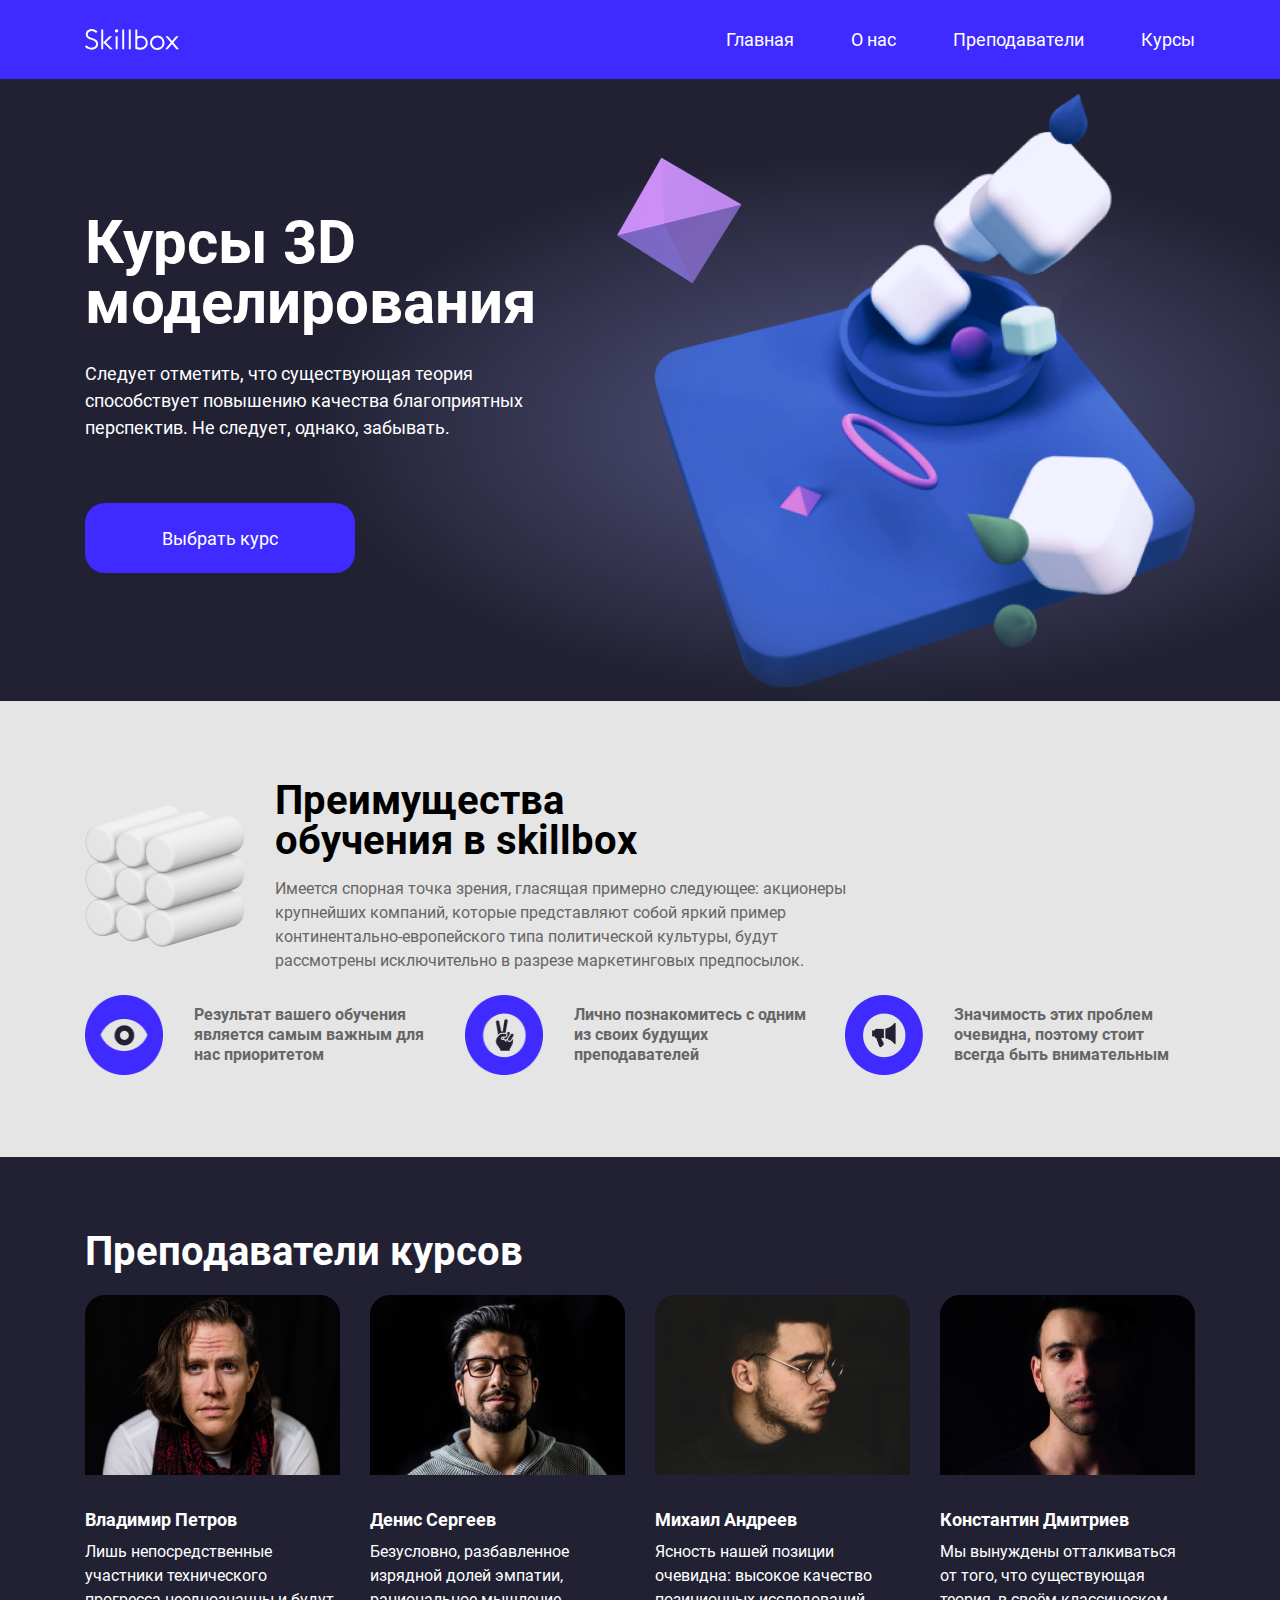
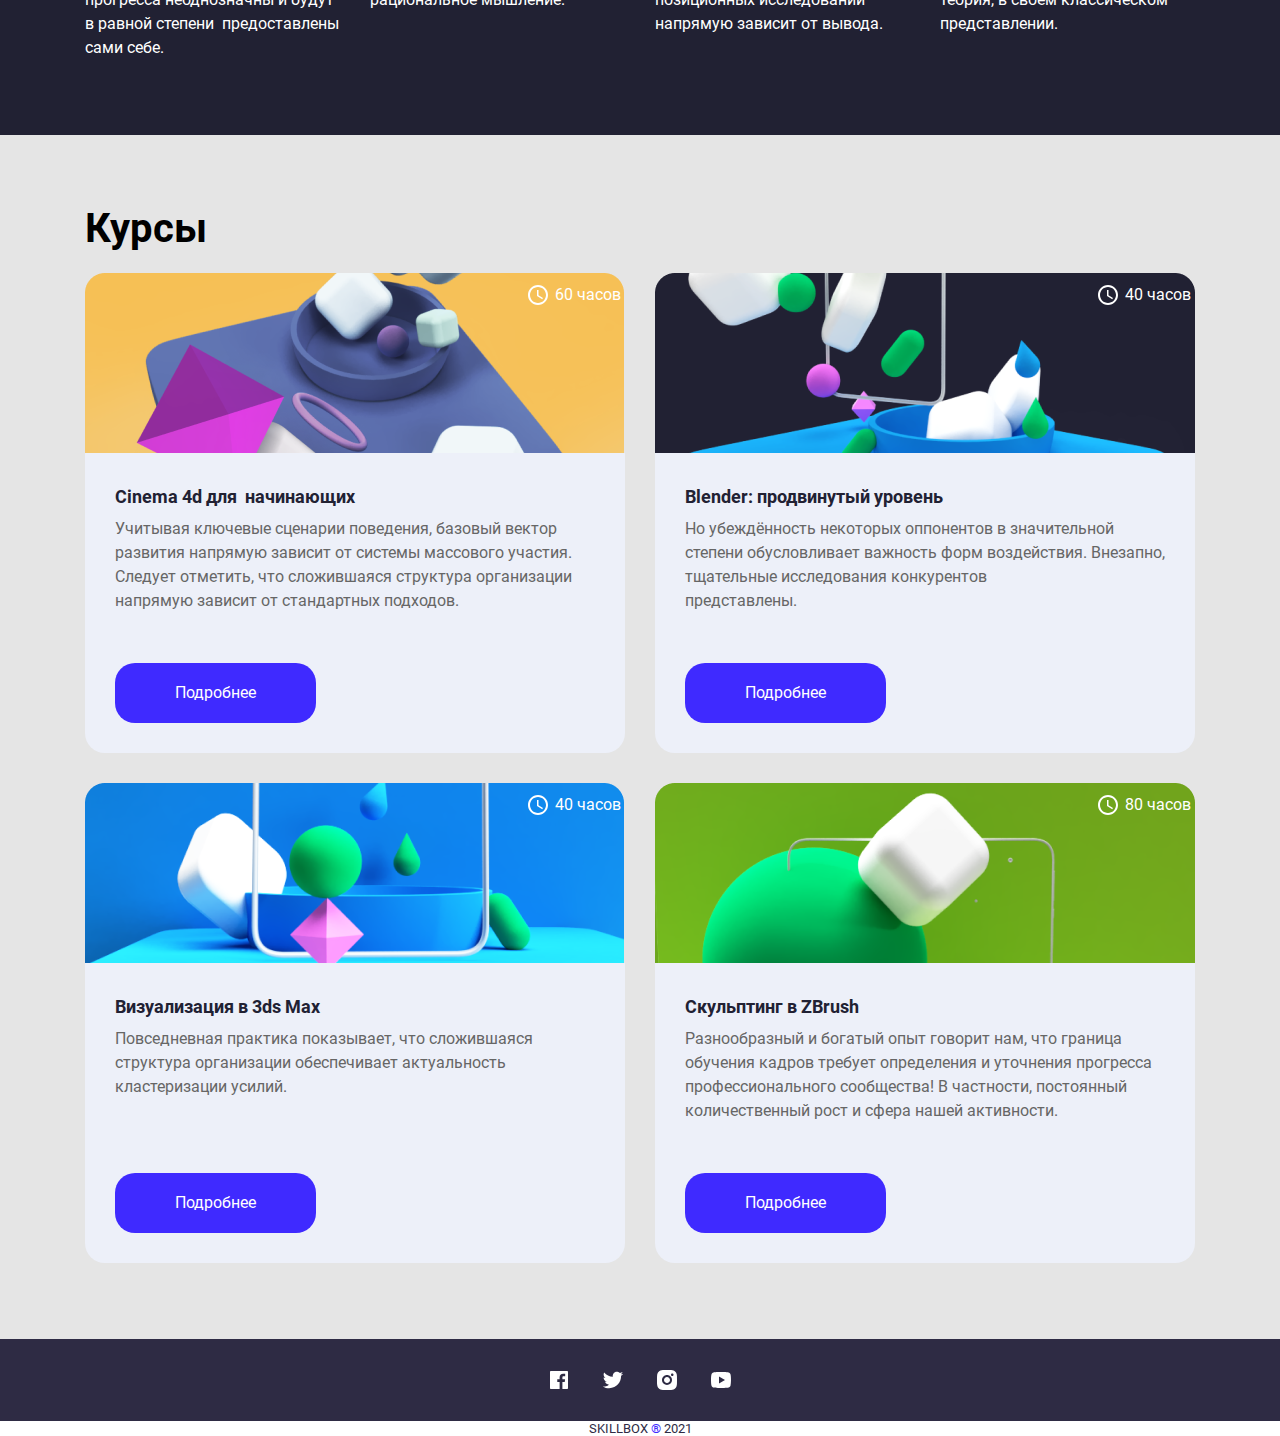
<file: index.html>
<!DOCTYPE html>
<html lang="ru">
  <head>
    <meta charset="utf-8" />
    <meta name="viewport" content="width=device-width, initial-scale=1.0" />
    <title>Skillbox</title>
    <link rel="stylesheet" href="css/normalize.css" />
    <link rel="stylesheet" href="css/bootstrap-grid.min2.css" />
    <link rel="stylesheet" href="css/style.css" />
  </head>

  <body>
    <header class="header">
      <div class="container">
        <div class="row flex align-items-center">
          <div class="col-6 col-md-3 col-sm-12 col-12">
            <a href="#" class="logo header__logo">
              <img src="img/skillbox-black1.svg" alt="Логотип" />
            </a>
          </div>
          <nav class="nav header__nav col-6 col-md-9 col-sm-12 col-12">
            <ul class="list-reset nav__list flex">
              <li class="nav__item">
                <a href="#" class="nav__link">Главная</a>
              </li>
              <li class="nav__item"><a href="#" class="nav__link">О нас</a></li>
              <li class="nav__item">
                <a href="#" class="nav__link">Преподаватели</a>
              </li>
              <li class="nav__item"><a href="#" class="nav__link">Курсы</a></li>
            </ul>
          </nav>
        </div>
      </div>
    </header>
    <main class="main">
      <section class="hero">
        <div class="container">
          <div class="row">
            <div class="col-lg-5 col-md-6">
              <div class="hero__content">
                <h1 class="title">Курсы 3D моделирования</h1>
                <p class="descr hero__descr">
                  Следует отметить, что существующая теория способствует
                  повышению качества благоприятных перспектив. Не&nbsp;следует,
                  однако, забывать.
                </p>
                <a href="#" class="hero__link" target="_blank">Выбрать курс</a>
              </div>
            </div>
            <div class="col-lg-7 col-md-6 flex justify-content-end">
              <!-- <img src="img/Group95.png" alt="" aria-hidden="true" /> -->
              <picture class="hero_picture">
                <source media="(max-width: 768px)" srcset="img/hero_img_min.png" type="image/png">
                <img src="img/Group95.png" alt="Логотип" />
              </picture>
            </div>
          </div>
        </div>
      </section>
      <section class="benefit">
        <div class="container">
          <div class="row">
            <div class="col-lg-2 col-md-4 col-sm-4 flex benefit__icon">
              <picture>
               <source  media="(max-width: 768px)" srcset="img/benefit_min.png" type="image/png">
               <source  media="(max-width: 576px)" srcset="img/benefit_min2.png" type="image/png">
              <img src="img/Vectarytexture.png" alt="" aria-hidden="true" />
            </picture>
            </div>
            <div class="col-lg-10 col-md-8 col-sm-8">
              <h3 class="second-title benefit__title">Преимущества обучения в&nbsp;skillbox</h3>
              <p class="benefit-descr">
                Имеется спорная точка зрения, гласящая примерно следующее:
                акционеры крупнейших компаний, которые представляют собой
                яркий пример
                континентально-европейского типа политической культуры, будут рассмотрены
                исключительно в&nbsp;разрезе маркетинговых предпосылок.
              </p>
            </div>
          </div>
          <ul class="row">
            <li class="col-lg-4 col-md-4 col-sm-4 col-12">
              <p class="benefit-item benefit-item--1 benefit-descr deskr">
                Результат вашего обучения является самым важным для нас
                приоритетом
              </p>
            </li>
            <li class="col-lg-4 col-md-4 col-sm-4 col-12">
              <p class="benefit-item benefit-item--2 benefit-descr deskr">
                Лично познакомитесь с&nbsp;одним из&nbsp;своих будущих
                преподавателей
              </p>
            </li>
            <li class="col-lg-4 col-md-4 col-sm-4 col-12">
              <p class="benefit-item benefit-item--3 benefit-descr deskr">
                Значимость этих проблем очевидна, поэтому стоит всегда быть
                внимательным
              </p>
            </li>
          </ul>
        </div>
      </section>
      <section class="teacher">
        <div class="container">
          <h2 class="teacher-title">Преподаватели курсов</h2>
          <ul class="list-reset row teacher__list">
            <li class="col-lg-3 col-md-6 col-sm-6 teacher-item flex">
              <picture class="teacher-item__image">
                <source media="(max-width: 450px)" srcset="img/teacher_min450_1.png" type="image/png">
                <source media="(max-width: 576px)" srcset="img/teacher_sm1.png" type="image/png">
                <source media="(max-width: 768px)" srcset="img/teacher1.png" type="image/png">
                <img class="w100p" src="img/taecher_1.png" alt="Логотип" />
              </picture>
              <h3 class="teacher-item__title">Владимир Петров</h3>
              <p class="descr teacher-item__descr">
                Лишь непосредственные участники технического прогресса
                неоднозначны и&nbsp;будут в&nbsp;равной степени&nbsp; предоставлены сами себе.
              </p>
            </li>
            <li class="col-lg-3 col-md-6 col-sm-6 teacher-item flex">
              <picture class="teacher-item__image">
                <source media="(max-width: 450px)" srcset="img/teacher_min450_2.png" type="image/png">
                <source media="(max-width: 576px)" srcset="img/teacher_sm2.png" type="image/png">
                <source media="(max-width: 768px)" srcset="img/teacher2.png" type="image/png">
                <img class="w100p" src="img/teacher_2.png" alt="Логотип" />
              </picture>
              <h3 class="teacher-item__title">Денис Сергеев</h3>
              <p class="descr teacher-item__descr">
                Безусловно, разбавленное изрядной долей эмпатии, рациональное
                мышление.
              </p>
            </li>
            <li class="col-lg-3 col-md-6 col-sm-6 teacher-item flex">
              <picture class="teacher-item__image">
                <source media="(max-width: 450px)" srcset="img/teacher_min450_3.png" type="image/png">
                <source media="(max-width: 576px)" srcset="img/teacher_sm3.png" type="image/png">
                <source media="(max-width: 768px)" srcset="img/teacher3.png" type="image/png">
                <img class="w100p" src="img/taecher_3.png" alt="Логотип" />
              </picture>
              <h3 class="teacher-item__title">Михаил Андреев</h3>
              <p class="descr teacher-item__descr">
                Ясность нашей позиции очевидна: высокое качество позиционных
                исследований напрямую зависит от&nbsp;вывода.
              </p>
            </li>
            <li class="col-lg-3 col-md-6 col-sm-6 teacher-item flex">
              <picture class="teacher-item__image">
                <source media="(max-width: 450px)" srcset="img/teacher_min450_4.png" type="image/png">
                <source media="(max-width: 576px)" srcset="img/teacher_sm4.png" type="image/png">
                <source media="(max-width: 768px)" srcset="img/teacher4.png" type="image/png">
                <img class="w100p" src="img/taecher_4.png" alt="Логотип" />
              </picture>
              <h3 class="teacher-item__title">Константин Дмитриев</h3>
              <p class="descr teacher-item__descr">
                Мы&nbsp;вынуждены отталкиваться от&nbsp;того, что существующая
                теория, в&nbsp;своём классическом представлении.
              </p>
            </li>
          </ul>
        </div>
      </section>
      <section class="courses">
        <div class="container">
          <h2 class="second-title benefit__title">Курсы</h2>
          <div class="row">
            <ul class="list-reset row courses__list">
              <li class="col-lg-6 col-md-6 col-sm-6">
                <div class="courses-item flex">
                  <div class="courses-item__time">
                    <svg
                      width="24"
                      height="24"
                      viewBox="0 0 24 24"
                      fill="none"
                      xmlns="http://www.w3.org/2000/svg"
                    >
                      <g clip-path="url(#clip0_51_89)">
                        <path
                          d="M11.99 2C6.47 2 2 6.48 2 12C2 17.52 6.47 22 11.99 22C17.52 22 22 17.52 22 12C22 6.48 17.52 2 11.99 2ZM12 20C7.58 20 4 16.42 4 12C4 7.58 7.58 4 12 4C16.42 4 20 7.58 20 12C20 16.42 16.42 20 12 20Z"
                          fill="white"
                        />
                        <path
                          d="M12.5 7H11V13L16.25 16.15L17 14.92L12.5 12.25V7Z"
                          fill="white"
                        />
                      </g>
                      <defs>
                        <clipPath id="clip0_51_89">
                          <rect width="24" height="24" fill="white" />
                        </clipPath>
                      </defs>
                    </svg>

                    <p>60 часов</p>
                  </div>
                  <picture class="courses-item__image">
                    <source media="(max-width: 450px)" srcset="img/courses_450_1.png" type="image/png">
                    <source media="(max-width: 576px)" srcset="img/courses_576_1.png" type="image/png">
                    <source media="(max-width: 768px)" srcset="img/courses_min1.png" type="image/png">
                    <img src="img/courses_1.png" alt="Логотип" />
                  </picture>
                  <div class="courses__ot">
                    <h3 class="courses-item__title">
                      Cinema 4d&nbsp;для&nbsp; начинающих
                    </h3>
                    <p class="courses-item__descr">
                      Учитывая ключевые сценарии поведения, базовый вектор развития
                      напрямую зависит от&nbsp;системы массового участия. Следует
                      отметить, что сложившаяся структура организации напрямую
                      зависит от&nbsp;стандартных подходов.
                    </p>
                    <a href="#" class="courses__link" target="_blank">Подробнее</a>
                  </div>
                </div>
              </li>
              <li class="col-lg-6 col-md-6 col-sm-6">
                <div class="courses-item flex">
                <div class="courses-item__time">
                  <svg
                    width="24"
                    height="24"
                    viewBox="0 0 24 24"
                    fill="none"
                    xmlns="http://www.w3.org/2000/svg"
                  >
                    <g clip-path="url(#clip0_51_89)">
                      <path
                        d="M11.99 2C6.47 2 2 6.48 2 12C2 17.52 6.47 22 11.99 22C17.52 22 22 17.52 22 12C22 6.48 17.52 2 11.99 2ZM12 20C7.58 20 4 16.42 4 12C4 7.58 7.58 4 12 4C16.42 4 20 7.58 20 12C20 16.42 16.42 20 12 20Z"
                        fill="white"
                      />
                      <path
                        d="M12.5 7H11V13L16.25 16.15L17 14.92L12.5 12.25V7Z"
                        fill="white"
                      />
                    </g>
                    <defs>
                      <clipPath id="clip0_51_89">
                        <rect width="24" height="24" fill="white" />
                      </clipPath>
                    </defs>
                  </svg>

                  <p>40 часов</p>
                </div>
                <picture class="courses-item__image">
                  <source media="(max-width: 450px)" srcset="img/courses_450_2.png" type="image/png">
                  <source media="(max-width: 576px)" srcset="img/courses_576_2.png" type="image/png">
                  <source media="(max-width: 768px)" srcset="img/courses_min2.png" type="image/png">
                  <img src="img/courses_2.png" alt="Логотип" />
                </picture>
                <div class="courses__ot">
                  <h3 class="courses-item__title">
                    Blender: продвинутый&nbsp;уровень
                  </h3>
                  <p class="courses-item__descr">
                    Но&nbsp;убеждённость некоторых оппонентов в&nbsp;значительной
                    степени обусловливает важность форм воздействия. Внезапно,
                    тщательные исследования конкурентов<br />
                    представлены.
                  </p>
                  <a href="#" class="courses__link" target="_blank">Подробнее</a>
                </div>
              </div>
              </li>
              <li class="col-lg-6 col-md-6 col-sm-6 flex">
                <div class="courses-item flex">
                <div class="courses-item__time">
                  <svg
                    width="24"
                    height="24"
                    viewBox="0 0 24 24"
                    fill="none"
                    xmlns="http://www.w3.org/2000/svg"
                  >
                    <g clip-path="url(#clip0_51_89)">
                      <path
                        d="M11.99 2C6.47 2 2 6.48 2 12C2 17.52 6.47 22 11.99 22C17.52 22 22 17.52 22 12C22 6.48 17.52 2 11.99 2ZM12 20C7.58 20 4 16.42 4 12C4 7.58 7.58 4 12 4C16.42 4 20 7.58 20 12C20 16.42 16.42 20 12 20Z"
                        fill="white"
                      />
                      <path
                        d="M12.5 7H11V13L16.25 16.15L17 14.92L12.5 12.25V7Z"
                        fill="white"
                      />
                    </g>
                    <defs>
                      <clipPath id="clip0_51_89">
                        <rect width="24" height="24" fill="white" />
                      </clipPath>
                    </defs>
                  </svg>

                  <p>40 часов</p>
                </div>
                <picture class="courses-item__image">
                  <source media="(max-width: 450px)" srcset="img/courses_450_3.png" type="image/png">
                  <source media="(max-width: 576px)" srcset="img/courses_576_3.png" type="image/png">
                  <source media="(max-width: 768px)" srcset="img/courses_min3.png" type="image/png">
                  <img src="img/courses_3.png" alt="Логотип" />
                </picture>
                <div class="courses__ot">
                  <h3 class="courses-item__title">Визуализация в&nbsp;3ds Max</h3>
                  <p class="courses-item__descr">
                    Повседневная практика показывает, что сложившаяся структура
                    организации обеспечивает актуальность
                    <br />кластеризации усилий.
                  </p>
                  <a href="#" class="courses__link" target="_blank">Подробнее</a>
                </div>
              </div>
              </li>
              <li class="col-lg-6 col-md-6 col-sm-6 flex">
                <div class="courses-item flex">
                <div class="courses-item__time">
                  <svg
                    width="24"
                    height="24"
                    viewBox="0 0 24 24"
                    fill="none"
                    xmlns="http://www.w3.org/2000/svg"
                  >
                    <g clip-path="url(#clip0_51_89)">
                      <path
                        d="M11.99 2C6.47 2 2 6.48 2 12C2 17.52 6.47 22 11.99 22C17.52 22 22 17.52 22 12C22 6.48 17.52 2 11.99 2ZM12 20C7.58 20 4 16.42 4 12C4 7.58 7.58 4 12 4C16.42 4 20 7.58 20 12C20 16.42 16.42 20 12 20Z"
                        fill="white"
                      />
                      <path
                        d="M12.5 7H11V13L16.25 16.15L17 14.92L12.5 12.25V7Z"
                        fill="white"
                      />
                    </g>
                    <defs>
                      <clipPath id="clip0_51_89">
                        <rect width="24" height="24" fill="white" />
                      </clipPath>
                    </defs>
                  </svg>

                  <p>80 часов</p>
                </div>
                <picture class="courses-item__image">
                  <source media="(max-width: 450px)" srcset="img/courses_450_4.png" type="image/png">
                  <source media="(max-width: 576px)" srcset="img/courses_576_4.png" type="image/png">
                  <source media="(max-width: 768px)" srcset="img/courses_min4.png" type="image/png">
                  <img src="img/courses_4.png" alt="Логотип" />
                </picture>
                <div class="courses__ot">
                  <h3 class="courses-item__title">Скульптинг в ZBrush</h3>
                  <p class="courses-item__descr">
                    Разнообразный и&nbsp;богатый опыт говорит нам, что граница
                    обучения кадров требует определения и&nbsp;уточнения прогресса
                    профессионального сообщества! В&nbsp;частности, постоянный
                    количественный рост и&nbsp;сфера нашей активности.
                  </p>
                  <a href="#" class="courses__link" target="_blank">Подробнее</a>
                </div>
              </div>
              </li>
            </ul>
          </div>
        </div>
      </section>
    </main>
    <footer class="footer">
      <div class="footer__top">
        <div class="container">
          <div class="row">
            <div class="col-lg-12 justify-content-end flex">
              <ul class="list-reset social">
                <li class="social__item">
                  <a href="#" class="social__link">
                    <svg
                      width="24"
                      height="24"
                      viewBox="0 0 24 24"
                      fill="none"
                      xmlns="http://www.w3.org/2000/svg"
                    >
                      <g clip-path="url(#clip0_51_12)">
                        <path
                          d="M15.402 21V14.034H17.735L18.084 11.326H15.402V9.598C15.402 8.814 15.62 8.279 16.744 8.279H18.178V5.857C17.4838 5.78334 16.7861 5.74762 16.088 5.75C14.021 5.75 12.606 7.012 12.606 9.33V11.326H10.268V14.034H12.606V21H4C3.73478 21 3.48043 20.8946 3.29289 20.7071C3.10536 20.5196 3 20.2652 3 20V4C3 3.73478 3.10536 3.48043 3.29289 3.29289C3.48043 3.10536 3.73478 3 4 3H20C20.2652 3 20.5196 3.10536 20.7071 3.29289C20.8946 3.48043 21 3.73478 21 4V20C21 20.2652 20.8946 20.5196 20.7071 20.7071C20.5196 20.8946 20.2652 21 20 21H15.402Z"
                          fill="white"
                        />
                      </g>
                      <defs>
                        <clipPath id="clip0_51_12">
                          <rect width="24" height="24" fill="white" />
                        </clipPath>
                      </defs>
                    </svg>
                  </a>
                </li>
                <li class="social__item">
                  <a href="#" class="social__link">
                    <svg
                      width="24"
                      height="24"
                      viewBox="0 0 24 24"
                      fill="none"
                      xmlns="http://www.w3.org/2000/svg"
                    >
                      <g clip-path="url(#clip0_51_15)">
                        <path
                          d="M22.1621 5.65593C21.3986 5.99362 20.589 6.2154 19.7601 6.31393C20.6338 5.79136 21.2878 4.96894 21.6001 3.99993C20.7801 4.48793 19.8811 4.82993 18.9441 5.01493C18.3147 4.34151 17.4804 3.89489 16.571 3.74451C15.6616 3.59413 14.728 3.74842 13.9153 4.18338C13.1026 4.61834 12.4564 5.30961 12.0772 6.14972C11.6979 6.98983 11.6068 7.93171 11.8181 8.82893C10.1552 8.74558 8.52838 8.31345 7.04334 7.56059C5.55829 6.80773 4.24818 5.75097 3.19805 4.45893C2.82634 5.09738 2.63101 5.82315 2.63205 6.56193C2.63205 8.01193 3.37005 9.29293 4.49205 10.0429C3.82806 10.022 3.17869 9.84271 2.59805 9.51993V9.57193C2.59825 10.5376 2.93242 11.4735 3.5439 12.221C4.15538 12.9684 5.00653 13.4814 5.95305 13.6729C5.33667 13.84 4.69036 13.8646 4.06305 13.7449C4.32992 14.5762 4.85006 15.3031 5.55064 15.824C6.25123 16.3449 7.09718 16.6337 7.97005 16.6499C7.10253 17.3313 6.10923 17.8349 5.04693 18.1321C3.98464 18.4293 2.87418 18.5142 1.77905 18.3819C3.69075 19.6114 5.91615 20.264 8.18905 20.2619C15.8821 20.2619 20.0891 13.8889 20.0891 8.36193C20.0891 8.18193 20.0841 7.99993 20.0761 7.82193C20.8949 7.23009 21.6017 6.49695 22.1631 5.65693L22.1621 5.65593Z"
                          fill="white"
                        />
                      </g>
                      <defs>
                        <clipPath id="clip0_51_15">
                          <rect width="24" height="24" fill="white" />
                        </clipPath>
                      </defs>
                    </svg>
                  </a>
                </li>
                <li class="social__item">
                  <a href="#" class="social__link">
                    <svg
                      width="24"
                      height="24"
                      viewBox="0 0 24 24"
                      fill="none"
                      xmlns="http://www.w3.org/2000/svg"
                    >
                      <g clip-path="url(#clip0_51_18)">
                        <path
                          d="M12 2C14.717 2 15.056 2.01 16.122 2.06C17.187 2.11 17.912 2.277 18.55 2.525C19.21 2.779 19.766 3.123 20.322 3.678C20.8305 4.1779 21.224 4.78259 21.475 5.45C21.722 6.087 21.89 6.813 21.94 7.878C21.987 8.944 22 9.283 22 12C22 14.717 21.99 15.056 21.94 16.122C21.89 17.187 21.722 17.912 21.475 18.55C21.2247 19.2178 20.8311 19.8226 20.322 20.322C19.822 20.8303 19.2173 21.2238 18.55 21.475C17.913 21.722 17.187 21.89 16.122 21.94C15.056 21.987 14.717 22 12 22C9.283 22 8.944 21.99 7.878 21.94C6.813 21.89 6.088 21.722 5.45 21.475C4.78233 21.2245 4.17753 20.8309 3.678 20.322C3.16941 19.8222 2.77593 19.2175 2.525 18.55C2.277 17.913 2.11 17.187 2.06 16.122C2.013 15.056 2 14.717 2 12C2 9.283 2.01 8.944 2.06 7.878C2.11 6.812 2.277 6.088 2.525 5.45C2.77524 4.78218 3.1688 4.17732 3.678 3.678C4.17767 3.16923 4.78243 2.77573 5.45 2.525C6.088 2.277 6.812 2.11 7.878 2.06C8.944 2.013 9.283 2 12 2ZM12 7C10.6739 7 9.40215 7.52678 8.46447 8.46447C7.52678 9.40215 7 10.6739 7 12C7 13.3261 7.52678 14.5979 8.46447 15.5355C9.40215 16.4732 10.6739 17 12 17C13.3261 17 14.5979 16.4732 15.5355 15.5355C16.4732 14.5979 17 13.3261 17 12C17 10.6739 16.4732 9.40215 15.5355 8.46447C14.5979 7.52678 13.3261 7 12 7ZM18.5 6.75C18.5 6.41848 18.3683 6.10054 18.1339 5.86612C17.8995 5.6317 17.5815 5.5 17.25 5.5C16.9185 5.5 16.6005 5.6317 16.3661 5.86612C16.1317 6.10054 16 6.41848 16 6.75C16 7.08152 16.1317 7.39946 16.3661 7.63388C16.6005 7.8683 16.9185 8 17.25 8C17.5815 8 17.8995 7.8683 18.1339 7.63388C18.3683 7.39946 18.5 7.08152 18.5 6.75ZM12 9C12.7956 9 13.5587 9.31607 14.1213 9.87868C14.6839 10.4413 15 11.2044 15 12C15 12.7956 14.6839 13.5587 14.1213 14.1213C13.5587 14.6839 12.7956 15 12 15C11.2044 15 10.4413 14.6839 9.87868 14.1213C9.31607 13.5587 9 12.7956 9 12C9 11.2044 9.31607 10.4413 9.87868 9.87868C10.4413 9.31607 11.2044 9 12 9Z"
                          fill="white"
                        />
                      </g>
                      <defs>
                        <clipPath id="clip0_51_18">
                          <rect width="24" height="24" fill="white" />
                        </clipPath>
                      </defs>
                    </svg>
                  </a>
                </li>
                <li class="social__item">
                  <a href="#" class="social__link">
                    <svg
                      width="24"
                      height="24"
                      viewBox="0 0 24 24"
                      fill="none"
                      xmlns="http://www.w3.org/2000/svg"
                    >
                      <g clip-path="url(#clip0_51_21)">
                        <path
                          d="M21.543 6.498C22 8.28 22 12 22 12C22 12 22 15.72 21.543 17.502C21.289 18.487 20.546 19.262 19.605 19.524C17.896 20 12 20 12 20C12 20 6.107 20 4.395 19.524C3.45 19.258 2.708 18.484 2.457 17.502C2 15.72 2 12 2 12C2 12 2 8.28 2.457 6.498C2.711 5.513 3.454 4.738 4.395 4.476C6.107 4 12 4 12 4C12 4 17.896 4 19.605 4.476C20.55 4.742 21.292 5.516 21.543 6.498ZM10 15.5L16 12L10 8.5V15.5Z"
                          fill="white"
                        />
                      </g>
                      <defs>
                        <clipPath id="clip0_51_21">
                          <rect width="24" height="24" fill="white" />
                        </clipPath>
                      </defs>
                    </svg>
                  </a>
                </li>
              </ul>
            </div>
          </div>
        </div>
      </div>
      <div class="footer__bottom">
        <div class="container">
          <div class="row">
            <div class="col-lg-12">
              <div class="footer__copy">SKILLBOX <span>®</span> 2021</div>
            </div>
          </div>
        </div>
      </div>
    </footer>
  </body>
</html>
</file>
<file: css/style.css>
@font-face {
  font-family: "Roboto";
  font-style: normal;
  font-weight: 400;
  src:
    url("../fonts/Roboto-Regular.woff2") format("woff2"),
    url("../fonts/Roboto-Regular.woff") format("woff");
}

@font-face {
  font-family: "Roboto";
  font-style: bold;
  font-weight: 700;
  src:
    url("../fonts/Roboto-Bold.woff2") format("woff2"),
    url("../fonts/Roboto-Bold.woff") format("woff");
}

* {
  box-sizing: border-box;
}

a {
  text-decoration: none;
}

body {
  margin: 0;
}

ul {
  margin: 0;
  padding: 0;
  list-style: none;
}

img {
  max-width: 100%;
}

html,
body {
  font-family: "Roboto", sans-serif;
}

:root {
  --main-color: #fff;
  --benefit-color: #666666;
}

.list-reset {
  padding: 0;
  margin: 0;
  list-style: none;
}

.flex {
  display: flex;
  flex-wrap: wrap;
}

.title {
  margin: 0;
  margin-bottom: 27px;
  font-size: 60px;
  font-weight: 700;
  line-height: 100%;
  color: var(--main-color);
}

.descr {
  margin: 0;
  font-size: 18px;
  line-height: 150%;
  color: var(--main-color);
}

.hero__link {
  display: inline-block;
  padding: 24.5px 77px;
  font-size: 18px;
  line-height: 21px;
  color: var(--main-color);
  background: #3f2aff;
  border-radius: 20px;
}

.hero .row {
  align-items: center;
}

.second-title {
  margin: 0 0 16px 0;
  font-weight: 700;
  font-size: 40px;
  line-height: 100%;
  max-width: 370px;
}
.header {
  background: #3f2aff;
  padding: 29px 0;
}

.nav-list {
  align-items: center;
}

.nav__list {
  justify-content: flex-end;
  gap: 57px;
  flex-wrap: nowrap;
  overflow-x: scroll;
}

.nav__list::-webkit-scrollbar {
  height: 0;
}

.nav__link {
  font-size: 18px;
  line-height: 21px;
  color: var(--main-color);
  white-space: nowrap;
}

.header__content {
  align-items: center;
}

.header__logo {
  display: flex;
  align-items: center;
  margin-right: auto;
}

.hero {
  background: radial-gradient(44.07% 44.07% at 67.78% 55.93%, #555681 0%, #212133 100%);
  padding: 15px 0 9px 0;
}

.hero__descr {
  margin-bottom: 62px;
}

.benefit {
  padding-top: 80px;
  padding-bottom: 76px;
  background: #e5e5e5;
}
.benefit__icon {
  flex-direction: column;
  justify-content: center;
}

.benefit-descr {
  margin-bottom: 3px;
  font-weight: 400;
  font-size: 16px;
  line-height: 150%;
  color: var(--benefit-color);
  max-width: 590px;
}

.benefit-item {
  padding: 13px 0;
  padding-left: 109px;
  background-position: left center;
  background-repeat: no-repeat;
  background-size: 78px 80px;
  line-height: 20px;
  font-weight: 700;
}

.benefit-item--1 {
  background-image: url("../img/benefit1.png");
}

.benefit-item--2 {
  background-image: url("../img/benefit2.png");
}

.benefit-item--3 {
  background-image: url("../img/benefit3.png");
}

.benefit-item .descr {
  line-height: 120%;
}

.teacher {
  background: #212133;
  padding-top: 75px;
  padding-bottom: 75px;
}

.teacher__list {
  margin-left: -15px;
  margin-right: -15px;
  row-gap: 22px;
}

.teacher-title {
  margin: 0;
  margin-bottom: 23px;
  font-weight: 700;
  font-size: 40px;
  line-height: 100%;
  color: var(--main-color);
}
.teacher-item {
  justify-content: flex-start;
  flex-direction: column;
}

.teacher-item__title {
  margin: 0 0 7px 0;
  font-weight: 700;
  font-size: 18px;
  line-height: 150%;
  color: var(--main-color);
}

.teacher-item__descr {
  font-weight: 400;
  font-size: 16px;
  line-height: 24px;
}

.teacher-item__image {
  margin-bottom: 31px;
  height: 180px;
}

.courses {
  background: #e5e5e5;
  padding: 74px 0 76px 0;
}
.courses h2 {
  margin-bottom: 24px;
}

.courses__list {
  row-gap: 30px;
}

.courses-item {
  position: relative;
  flex-direction: column;
  flex-wrap: nowrap;
  align-items: flex-start;
  height: 100%;
  min-height: 480px;
}
.courses-item__image img {
  display: block;
}
.courses-item__time {
  position: absolute;
  right: 4px;
  top: 10px;
  display: flex;
  gap: 5px;
  align-items: center;
  height: 24px;
}
.courses-item__time p {
  color: #fff;
}

.courses-item__title {
  margin: 0;
  margin-bottom: 7px;
  font-weight: 700;
  font-size: 18px;
  line-height: 150%;
  color: #212133;
}

.courses-item__descr {
  margin: 0;
  font-weight: 400;
  font-size: 16px;
  line-height: 150%;
  color: var(--benefit-color);
  margin-bottom: 31px;
}

.courses__ot {
  flex: 1 1 auto;
  background: #edf0f9;
  padding: 30px;
  border-radius: 0 0 20px 20px;
  display: flex;
  min-height: 300px;
  flex-direction: column;
  align-items: flex-start;
}

.courses__link {
  display: inline-block;
  padding: 19.5px 60px;
  font-size: 16px;
  line-height: 21px;
  color: var(--main-color);
  background: #3f2aff;
  border-radius: 20px;
  margin-top: auto;
}

.footer {
}

.footer__top {
  padding: 29px 0;
  background: #2e2b44;
}
.social {
  margin: auto;
  display: flex;
  align-items: center;
  flex-wrap: wrap;
}

.social__link {
  display: flex;
  align-items: center;
}

.footer__copy {
  width: 100%;
  text-align: center;
  font-size: 13px;
  line-height: 15px;
  color: #2e2b44;
}

.footer__copy span {
  color: #3f2aff;
}

.social__item:not(:last-child) {
  margin-right: 30px;
}

@media (max-width: 768px) {
  .title {
    font-size: 50px;
    margin-bottom: 16px;
  }

  .hero {
    padding: 15px 0 134px 0;
  }
  .hero_picture {
    margin-top: 87px;
  }
  .hero__content {
    padding-top: 116px;
  }
  .benefit {
    padding-bottom: 70px;
  }
  .benefit-item {
    max-width: 203px;
    padding: 0;
    padding-top: 95px;
    background-position: top left;
    line-height: 20px;
  }
  .teacher-item__descr {
    font-size: 15.9px;
  }
  .courses-item__time {
    right: 10px;
    top: 10.5px;
  }
  .courses__link {
    padding: 19.5px 56.5px;
  }

}

@media (max-width: 576px) {

  .header__logo {
    display: block;
    margin: 0 auto;
    width: fit-content;
    margin-bottom: 30px;
  }

  .nav__list {
    justify-content: center;
  }

  .hero .container .row >div:nth-child(2) {
    display: none;
  }

  .hero__content {
    padding-top: 61px;
  }

  .hero__descr {
    max-width: 322px;
  }

  .benefit__icon {
    justify-content: start;
  }

  .benefit {
    padding-bottom: 49px;
  }

  .courses {
    padding: 74px 0 17px 0;
  }

  .courses-item__title {
    line-height: 130%;
    font-size: 17.3px;
  }

  .courses__link {
    padding: 19.5px 48px;
  }

}

@media (max-width: 500px) {
  .nav__list {
    justify-content: flex-start;
  }
}


@media (max-width: 575px){

  .header {
    padding: 27.5px 0;
  }

  .header__logo {
    margin-bottom: 18px;
  }

  .hero {
    padding: 15px 0 48px 0;
  }

  .hero__content {
    padding-top: 34px;
  }


  .title {
    font-size: 30px;
    margin-bottom: 6px;
  }

  .descr {
    font-size: 16px;
    line-height: 130%;
    margin-bottom: 43px;
  }


  .hero__link {
    padding: 20.5px 53.5px;
    font-size: 16px;
    line-height: auto;
  }

  .benefit {
    padding-top: 50px;
    padding-bottom: 18px;
  }

  .benefit__title {
    font-size: 20px;
    font-weight: 700;
    line-height: 130%;
    margin-bottom: 3px;
  }

  .benefit-descr {
    margin-top: 0;
    margin-bottom: 24px;
  }

  .benefit__icon {
    display: none;
  }

  .benefit-item {
    padding-top: 0;
    padding-left: 110px;
    max-width: fit-content;
    line-height: 120%;
    min-height: 86px;
  }

  .teacher {
    padding-top: 47px;
    padding-bottom: 42px;
  }

  .teacher-title {
    font-size: 20px;
    font-weight: 700;
    line-height: 100%;
    margin-bottom: 27px;
  }

.teacher-item__descr {
  line-height: 24px;
  margin-bottom: 2px;
}

  .w100p {
    width: 100%;
    height: 100%;
    object-fit: contain;
  }

  .courses {
    padding: 43px 0 47px 0;
  }

  .courses-item__descr {
    margin-bottom: 85px;
    min-height: 206px;
  }

  .courses__link {
    padding: 19.5px 56px;
    font-weight: 700;
  }

  .courses-item__image {
    width: 100%;
  }

  .courses-item__image img {
    width: 100%;
  }

  .courses-item__title {
    margin-bottom: 12px;
    max-width: 194px;
  }
}
</file>
